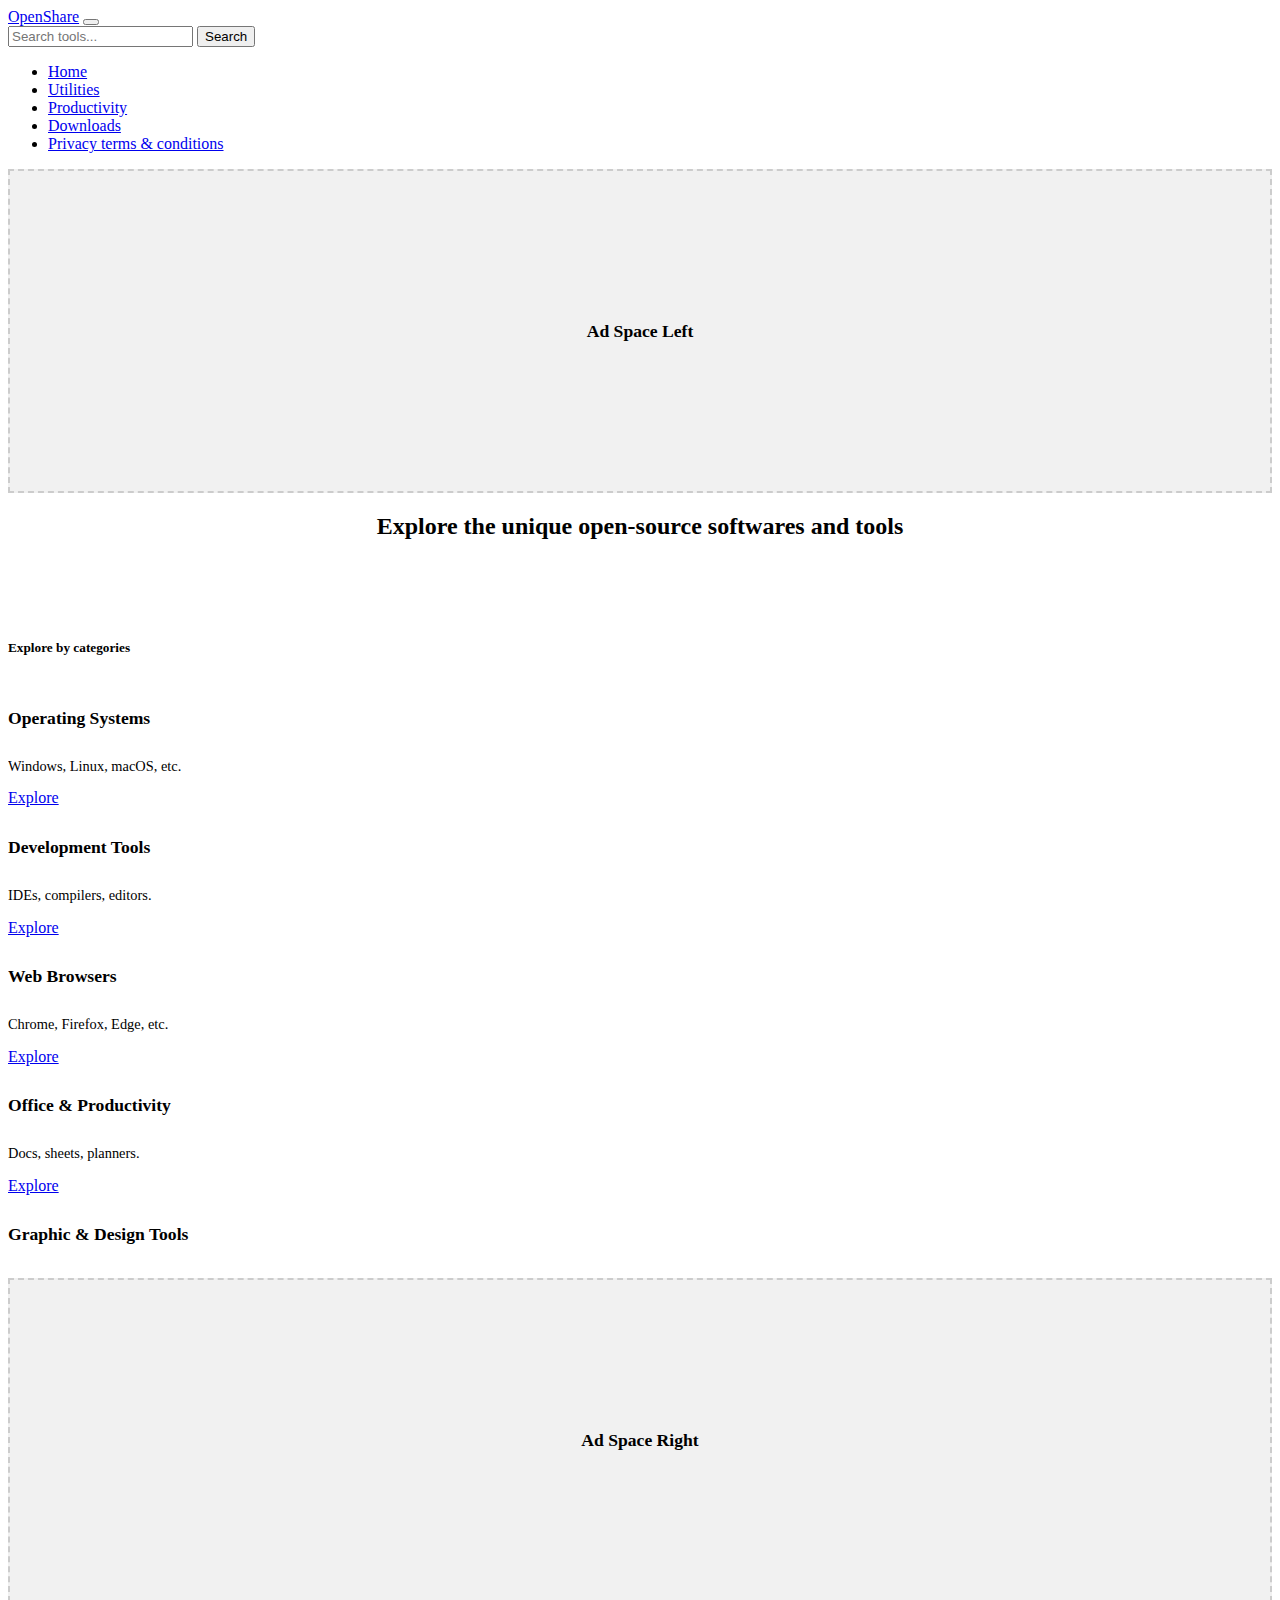
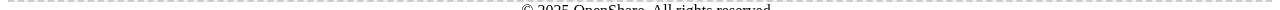
<file: index.html>
<!doctype html>
<html lang="en">
    <head>
        <title>Home - OpenShare</title>
        <!-- Required meta tags -->
        <meta charset="utf-8" />
        <meta
            name="viewport"
            content="width=device-width, initial-scale=1, shrink-to-fit=no"
        />

        <!-- Bootstrap CSS v5.2.1 -->
        <link
            href="https://cdn.jsdelivr.net/npm/bootstrap@5.3.2/dist/css/bootstrap.min.css"
            rel="stylesheet"
            integrity="sha384-T3c6CoIi6uLrA9TneNEoa7RxnatzjcDSCmG1MXxSR1GAsXEV/Dwwykc2MPK8M2HN"
            crossorigin="anonymous"
        />
        
        <link rel="stylesheet" href="css/style.css">
    </head>

    <body>

      <!-- Navbar -->
      <nav class="navbar navbar-expand-lg navbar-dark bg-primary">
        <div class="container-fluid">
          <a class="navbar-brand" href="#">OpenShare</a>
          <button class="navbar-toggler" type="button" data-bs-toggle="collapse" data-bs-target="#navbarNav">
            <span class="navbar-toggler-icon"></span>
          </button>
          <div class="collapse navbar-collapse" id="navbarNav">
            <form class="d-flex mt-8 mt-lg-50" justify-content="center" role="search">
                <input class="form-control me-2" type="search" placeholder="Search tools..." aria-label="Search">
                <button class="btn btn-outline-light" type="submit">Search</button>
            </form>
            <ul class="navbar-nav ms-auto">
                <li class="nav-item"><a class="nav-link active" href="index.html">Home</a></li>
                <li class="nav-item"><a class="nav-link" href="utility.html">Utilities</a></li>
                <li class="nav-item"><a class="nav-link" href="productivity.html">Productivity</a></li>
                <li class="nav-item"><a class="nav-link" href="downloads.html">Downloads</a></li>
                <li class="nav-item"><a class="nav-link" href="legal.html">Privacy terms & conditions</a></li>
            </ul>
          </div>
        </div>
      </nav>
      
      <!-- Main Content with Ads and Scrollable Panel -->
      <div class="container-fluid my-4">
        <div class="row">
      
          <!-- Left Ad -->
          <div class="col-md-2 d-none d-md-block">
            <div class="ad-box">Ad Space Left</div>
          </div>
      
          <!-- Center Content Panel -->
          <div class="col-md-8">
            <h2 class="section-title">Explore the unique open-source softwares and tools</h2>
            <h5 class="card-title">Explore by categories</h5>
      
            <div class="category-panel">
              <div class="row row-cols-1 row-cols-md-2 g-4">
      
                <!-- Category Cards (same as before) -->
                <div class="col">
                  <div class="card text-center shadow h-100">
                    <div class="card-body">
                      <h5 class="card-title">Operating Systems</h5>
                      <p class="card-text">Windows, Linux, macOS, etc.</p>
                      <a href="categories/operating-system.html
                      " class="btn btn-primary">Explore</a>
                    </div>
                  </div>
                </div>
      
                <div class="col">
                  <div class="card text-center shadow h-100">
                    <div class="card-body">
                      <h5 class="card-title">Development Tools</h5>
                      <p class="card-text">IDEs, compilers, editors.</p>
                      <a href="#" class="btn btn-primary">Explore</a>
                    </div>
                  </div>
                </div>
      
                <div class="col">
                  <div class="card text-center shadow h-100">
                    <div class="card-body">
                      <h5 class="card-title">Web Browsers</h5>
                      <p class="card-text">Chrome, Firefox, Edge, etc.</p>
                      <a href="#" class="btn btn-primary">Explore</a>
                    </div>
                  </div>
                </div>
      
                <div class="col">
                  <div class="card text-center shadow h-100">
                    <div class="card-body">
                      <h5 class="card-title">Office & Productivity</h5>
                      <p class="card-text">Docs, sheets, planners.</p>
                      <a href="#" class="btn btn-primary">Explore</a>
                    </div>
                  </div>
                </div>
      
                <div class="col">
                  <div class="card text-center shadow h-100">
                    <div class="card-body">
                      <h5 class="card-title">Graphic & Design Tools</h5>
                      <p class="card-text">Image editors, vector tools.</p>
                      <a href="#" class="btn btn-primary">Explore</a>
                    </div>
                  </div>
                </div>

                <div class="col">
                  <div class="card text-center shadow h-100">
                    <div class="card-body">
                      <h5 class="card-title">Games and Movies</h5>
                      <p class="card-text">Steam, Bluestack, Netflix, etc.</p>
                      <a href="#" class="btn btn-primary">Explore</a>
                    </div>
                  </div>
                </div>

                <div class="col">
                  <div class="card text-center shadow h-100">
                    <div class="card-body">
                      <h5 class="card-title">Media & Audio/Video Tools</h5>
                      <p class="card-text">Players, editors, recorders.</p>
                      <a href="#" class="btn btn-primary">Explore</a>
                    </div>
                  </div>
                </div>
      
                <div class="col">
                  <div class="card text-center shadow h-100">
                    <div class="card-body">
                      <h5 class="card-title">Security & Privacy Tools</h5>
                      <p class="card-text">Antivirus, VPN, encryption.</p>
                      <a href="#" class="btn btn-primary">Explore</a>
                    </div>
                  </div>
                </div>
      
                <div class="col">
                  <div class="card text-center shadow h-100">
                    <div class="card-body">
                      <h5 class="card-title">System Utilities</h5>
                      <p class="card-text">Cleaners, performance tools.</p>
                      <a href="#" class="btn btn-primary">Explore</a>
                    </div>
                  </div>
                </div>
      
                <div class="col">
                  <div class="card text-center shadow h-100">
                    <div class="card-body">
                      <h5 class="card-title">File Management & Archiving</h5>
                      <p class="card-text">ZIP, file organizers, explorers.</p>
                      <a href="#" class="btn btn-primary">Explore</a>
                    </div>
                  </div>
                </div>
      
                <div class="col">
                  <div class="card text-center shadow h-100">
                    <div class="card-body">
                      <h5 class="card-title">Package Managers & Installers</h5>
                      <p class="card-text">NPM, APT, Chocolatey.</p>
                      <a href="#" class="btn btn-primary">Explore</a>
                    </div>
                  </div>
                </div>
      
                <div class="col">
                  <div class="card text-center shadow h-100">
                    <div class="card-body">
                      <h5 class="card-title">File Sharing & Backup</h5>
                      <p class="card-text">Cloud drives, sync tools.</p>
                      <a href="#" class="btn btn-primary">Explore</a>
                    </div>
                  </div>
                </div>
      
                <div class="col">
                  <div class="card text-center shadow h-100">
                    <div class="card-body">
                      <h5 class="card-title">Communication Tools</h5>
                      <p class="card-text">Chats, emails, meetings.</p>
                      <a href="#" class="btn btn-primary">Explore</a>
                    </div>
                  </div>
                </div>
      
                <div class="col">
                  <div class="card text-center shadow h-100">
                    <div class="card-body">
                      <h5 class="card-title">AI & Machine Learning Tools</h5>
                      <p class="card-text">TensorFlow, GPT tools.</p>
                      <a href="#" class="btn btn-primary">Explore</a>
                    </div>
                  </div>
                </div>
      
                <div class="col">
                  <div class="card text-center shadow h-100">
                    <div class="card-body">
                      <h5 class="card-title">Educational & Research Tools</h5>
                      <p class="card-text">Note-taking, citations, LMS.</p>
                      <a href="#" class="btn btn-primary">Explore</a>
                    </div>
                  </div>
                </div>

                <div class="col">
                  <div class="card text-center shadow h-100">
                    <div class="card-body">
                      <h5 class="card-title">Show More</h5>
                      <p class="card-text">Exclusive softwares and tools</p>
                      <a href="#" class="btn btn-primary">&nbsp;&nbsp;&nbsp;⟶&nbsp;&nbsp;&nbsp;</a>
                    </div>
                  </div>
                </div>
      
              </div>
            </div>
          </div>
      
          <!-- Right Ad -->
          <div class="col-md-2 d-none d-md-block">
            <div class="ad-box">Ad Space Right</div>
          </div>
      
        </div>
      </div>
      
      <!-- Footer -->
      <footer class="bg-dark text-white text-center py-3">
        <span>© 2025 OpenShare. All rights reserved.</span>
        <br>
        <span>Author : Prashant Tharu</span>
      </footer>
      
      <script src="https://cdn.jsdelivr.net/npm/bootstrap@5.3.0/dist/js/bootstrap.bundle.min.js"></script>
      </body>
</html>
</file>
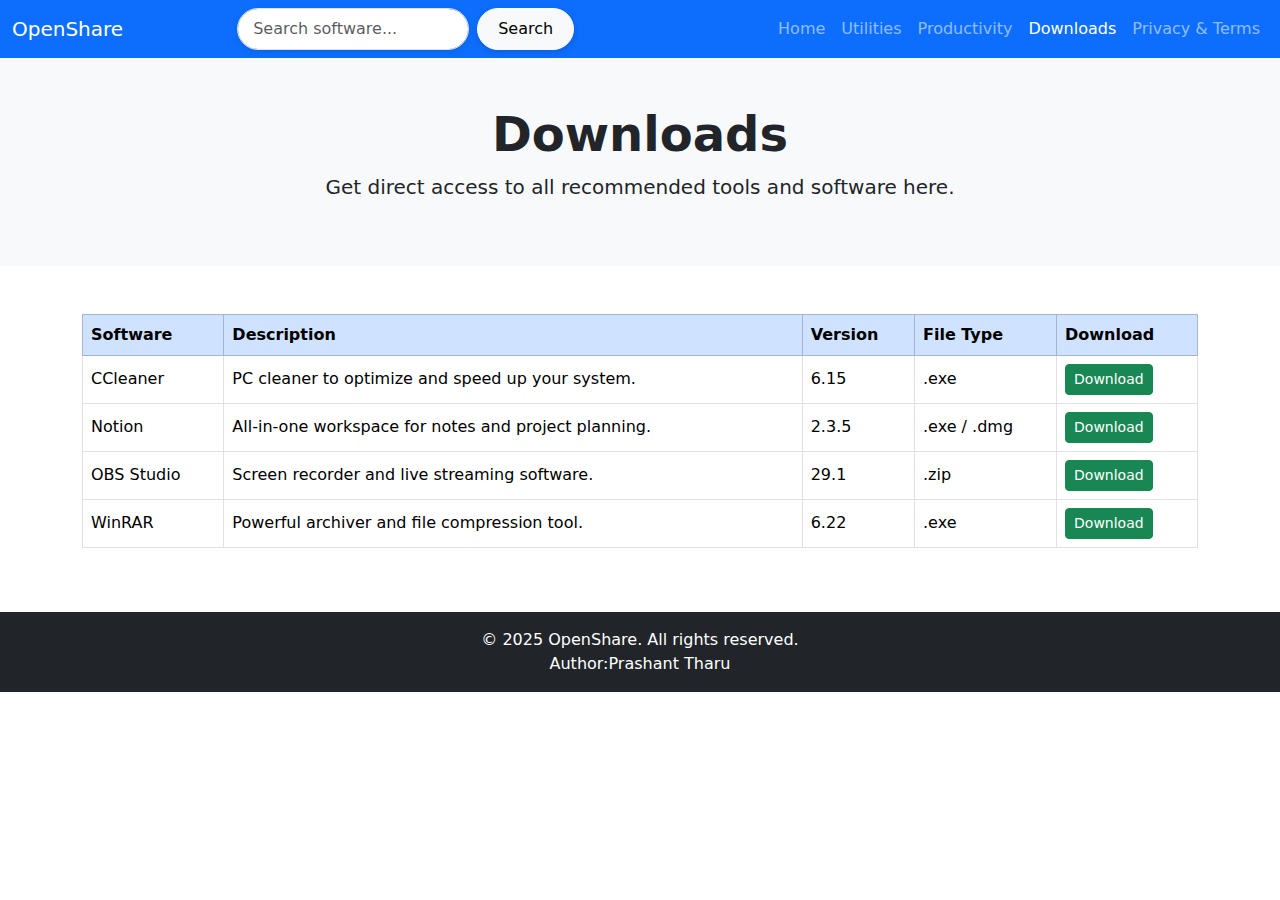
<file: downloads.html>
<!DOCTYPE html>
<html lang="en">
<head>
  <meta charset="UTF-8" />
  <meta name="viewport" content="width=device-width, initial-scale=1.0" />
  <title>Downloads - OpenShare</title>
  <link href="https://cdn.jsdelivr.net/npm/bootstrap@5.3.0/dist/css/bootstrap.min.css" rel="stylesheet">
  <style>
  .search-box input {
  border-radius: 25px;
  padding: 8px 15px;
  transition: all 0.3s ease;
  box-shadow: 0 2px 6px rgba(0,0,0,0.1);
}

.search-box input:focus {
  outline: none;
  box-shadow: 0 4px 10px rgba(0,0,0,0.2);
}

.search-box button {
  border-radius: 25px;
  padding: 8px 20px;
  box-shadow: 0 2px 6px rgba(0,0,0,0.15);
}
  </style>
</head>
<body>

  <!-- Navbar -->
  <nav class="navbar navbar-expand-lg navbar-dark bg-primary">
    <div class="container-fluid">
      <a class="navbar-brand" href="#">OpenShare</a>
      <button class="navbar-toggler" type="button" data-bs-toggle="collapse" data-bs-target="#navbarNav">
        <span class="navbar-toggler-icon"></span>
      </button>
      <div class="collapse navbar-collapse" id="navbarNav">
        <form class="d-flex search-box mx-auto my-2 my-lg-0" role="search">
          <input class="form-control me-2" id="searchInput" type="search" placeholder="Search software..." aria-label="Search">
          <button class="btn btn-light" type="button">Search</button>
        </form>
        <ul class="navbar-nav ms-auto">
            <li class="nav-item"><a class="nav-link" href="index.html">Home</a></li>
            <li class="nav-item"><a class="nav-link" href="utility.html">Utilities</a></li>
            <li class="nav-item"><a class="nav-link" href="productivity.html">Productivity</a></li>
            <li class="nav-item"><a class="nav-link active" href="downloads.html">Downloads</a></li>
            <li class="nav-item"><a class="nav-link" href="legal.html">Privacy & Terms</a></li>
        </ul>
      </div>
    </div>
  </nav>

  <!-- Header Section -->
  <header class="bg-light text-center py-5">
    <div class="container">
      <h1 class="display-5 fw-bold">Downloads</h1>
      <p class="lead">Get direct access to all recommended tools and software here.</p>
    </div>
  </header>

  <!-- Downloads Table -->
  <section class="container my-5">
    <div class="table-responsive">
      <table class="table table-bordered table-hover align-middle">
        <thead class="table-primary">
          <tr>
            <th>Software</th>
            <th>Description</th>
            <th>Version</th>
            <th>File Type</th>
            <th>Download</th>
          </tr>
        </thead>
        <tbody>
          <tr>
            <td class="card-title">CCleaner</td>
            <td class="car-text">PC cleaner to optimize and speed up your system.</td>
            <td>6.15</td>
            <td>.exe</td>
            <td><a href="#" class="btn btn-sm btn-success">Download</a></td>
          </tr>
          <tr>
            <td class="card-title">Notion</td>
            <td class="car-text">All-in-one workspace for notes and project planning.</td>
            <td>2.3.5</td>
            <td>.exe / .dmg</td>
            <td><a href="#" class="btn btn-sm btn-success">Download</a></td>
          </tr>
          <tr>
            <td class="card-title">OBS Studio</td>
            <td class="car-text">Screen recorder and live streaming software.</td>
            <td>29.1</td>
            <td>.zip</td>
            <td><a href="#" class="btn btn-sm btn-success">Download</a></td>
          </tr>
          <tr>
            <td class="card-title">WinRAR</td>
            <td class="car-text">Powerful archiver and file compression tool.</td>
            <td>6.22</td>
            <td>.exe</td>
            <td><a href="#" class="btn btn-sm btn-success">Download</a></td>
          </tr>
        </tbody>
      </table>
    </div>
  </section>

  <!-- Footer -->
  <footer class="bg-dark text-white text-center py-3">
    <span>© 2025 OpenShare. All rights reserved.</span>
    <br>
    <span>Author:Prashant Tharu</span>
  </footer>

  <script src="https://cdn.jsdelivr.net/npm/bootstrap@5.3.0/dist/js/bootstrap.bundle.min.js"></script>
  <script>
    document.addEventListener("DOMContentLoaded", function () {
      const searchInput = document.getElementById("searchInput");

      searchInput.addEventListener("keyup", function () {
        const keyword = this.value.toLowerCase();
        const cards = document.querySelectorAll(".card");

        cards.forEach(card => {
          const title = card.querySelector(".card-title").textContent.toLowerCase();
          const desc = card.querySelector(".card-text").textContent.toLowerCase();
          const match = title.includes(keyword) || desc.includes(keyword);
          card.parentElement.style.display = match ? "block" : "none";
        });
      });
    });
  </script>
</body>
</html>
</file>
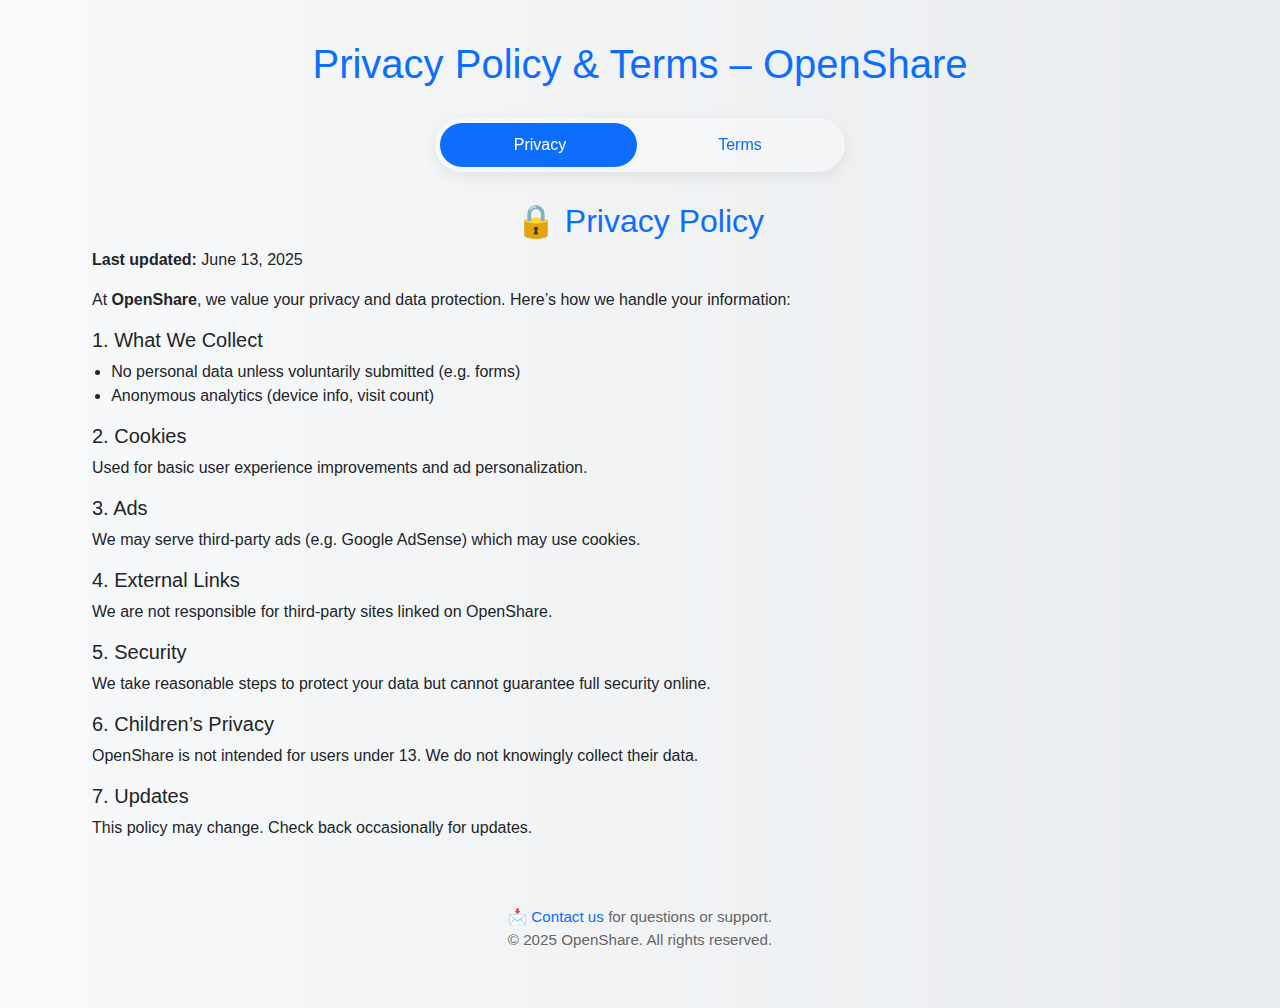
<file: legal.html>
<!DOCTYPE html>
<html lang="en">
<head>
  <meta charset="UTF-8" />
  <meta name="viewport" content="width=device-width, initial-scale=1.0"/>
  <title>Privacy & Terms – OpenShare</title>
  <link href="https://cdn.jsdelivr.net/npm/bootstrap@5.3.0/dist/css/bootstrap.min.css" rel="stylesheet">

  <style>
    body {
      font-family: 'Segoe UI', sans-serif;
      background: linear-gradient(to right, #f8f9fa, #e9ecef);
      padding: 40px 20px;
      overflow-x: hidden;
    }

    h1, h2 {
      text-align: center;
      color: #0d6efd;
    }

    /* Switch Bar Styling */
    .switch-bar {
      position: relative;
      backdrop-filter: blur(12px);
      background: rgba(255, 255, 255, 0.3);
      border-radius: 50px;
      padding: 5px;
      display: flex;
      justify-content: space-between;
      max-width: 410px;
      margin: 30px auto;
      box-shadow: 0 4px 15px rgba(0, 0, 0, 0.08);
    }

    .switch-bar button {
      flex: 1;
      border: none;
      background: transparent;
      padding: 10px 0;
      border-radius: 50px;
      color: #0d6efd;
      font-weight: 500;
      font-size: 16px;
      position: relative;
      z-index: 2;
      transition: color 0.3s ease;
    }

    .switch-bar button.active {
      color: white;
    }

    .slider-indicator {
      position: absolute;
      top: 5px;
      left: 5px;
      width: 48%;
      height: calc(100% - 10px);
      background: #0d6efd;
      border-radius: 50px;
      transition: all 0.4s ease;
      z-index: 1;
    }

    /* Sliding Content */
    .outer-slider {
      overflow: hidden;
      max-width: 100%;
    }

    .slider-container {
      width: 200%;
      display: flex;
      transition: transform 0.6s ease;
    }

    .slide {
      width: 100%;
      padding: 0 10px;
    }

    ul {
      padding-left: 1.2rem;
    }

    footer {
      text-align: center;
      margin-top: 50px;
      font-size: 0.95rem;
      color: #666;
    }

    a {
      color: #0d6efd;
      text-decoration: none;
    }

    a:hover {
      text-decoration: underline;
    }
  </style>
</head>
<body>

  <div class="container">
    <h1>Privacy Policy & Terms – OpenShare</h1>

    <!-- Transparent Tab Switcher -->
    <div class="switch-bar">
      <div class="slider-indicator" id="sliderIndicator"></div>
      <button class="active" id="btnPrivacy">Privacy</button>
      <button id="btnTerms">Terms</button>
    </div>

    <!-- Sliding Panels -->
    <div class="outer-slider">
      <div class="slider-container" id="sliderContent">

        <!-- Privacy Content -->
        <div class="slide">
          <h2>🔒 Privacy Policy</h2>
          <p><strong>Last updated:</strong> June 13, 2025</p>
          <p>At <strong>OpenShare</strong>, we value your privacy and data protection. Here’s how we handle your information:</p>

          <h5>1. What We Collect</h5>
          <ul>
            <li>No personal data unless voluntarily submitted (e.g. forms)</li>
            <li>Anonymous analytics (device info, visit count)</li>
          </ul>

          <h5>2. Cookies</h5>
          <p>Used for basic user experience improvements and ad personalization.</p>

          <h5>3. Ads</h5>
          <p>We may serve third-party ads (e.g. Google AdSense) which may use cookies.</p>

          <h5>4. External Links</h5>
          <p>We are not responsible for third-party sites linked on OpenShare.</p>

          <h5>5. Security</h5>
          <p>We take reasonable steps to protect your data but cannot guarantee full security online.</p>

          <h5>6. Children’s Privacy</h5>
          <p>OpenShare is not intended for users under 13. We do not knowingly collect their data.</p>

          <h5>7. Updates</h5>
          <p>This policy may change. Check back occasionally for updates.</p>
        </div>

        <!-- Terms Content -->
        <div class="slide">
          <h2>📜 Terms & Conditions</h2>
          <p>By accessing or using OpenShare, you agree to the following terms:</p>

          <h5>1. Content Use</h5>
          <p>We do not host software directly. All names/logos belong to their original owners. We only provide safe links and info.</p>

          <h5>2. Acceptable Use</h5>
          <p>Do not misuse the site or its content. Respect other users' experience.</p>

          <h5>3. Accuracy & Availability</h5>
          <p>We do our best to keep content accurate, but we are not liable for broken links or outdated info.</p>

          <h5>4. Limitation of Liability</h5>
          <p>We are not responsible for any damages caused by using third-party software listed here.</p>

          <h5>5. Termination</h5>
          <p>We reserve the right to restrict access for violation of these terms.</p>

          <h5>6. Governing Law</h5>
          <p>These terms are governed by the laws of Nepal. Disputes shall be handled in Nepalese courts.</p>
        </div>

      </div>
    </div>

    <footer>
      <p><a href="contact.html">📩 Contact us</a> for questions or support.<br>© 2025 OpenShare. All rights reserved.</p>
    </footer>
  </div>

  <!-- Smooth Sliding JavaScript -->
  <script>
    const btnPrivacy = document.getElementById("btnPrivacy");
    const btnTerms = document.getElementById("btnTerms");
    const slider = document.getElementById("sliderContent");
    const indicator = document.getElementById("sliderIndicator");

    btnPrivacy.addEventListener("click", () => {
      slider.style.transform = "translateX(0)";
      indicator.style.left = "5px";
      btnPrivacy.classList.add("active");
      btnTerms.classList.remove("active");
    });

    btnTerms.addEventListener("click", () => {
      slider.style.transform = "translateX(-50%)";
      indicator.style.left = "calc(50% + 5px)";
      btnTerms.classList.add("active");
      btnPrivacy.classList.remove("active");
    });
  </script>

</body>
</html>
</file>
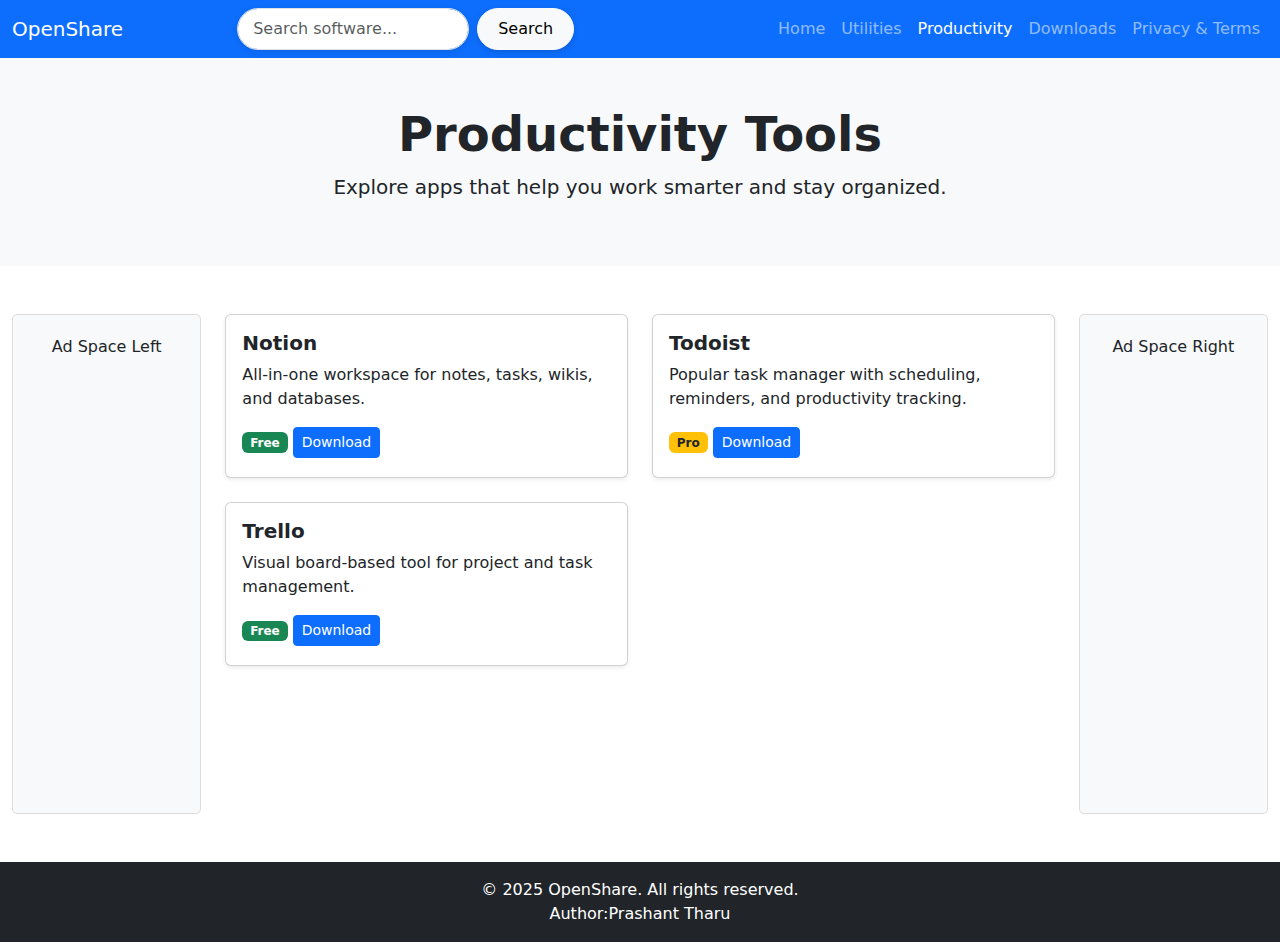
<file: productivity.html>
<!DOCTYPE html>
<html lang="en">
<head>
  <meta charset="UTF-8" />
  <meta name="viewport" content="width=device-width, initial-scale=1.0" />
  <title>Productivity Tools - OpenShare</title>
  <link href="https://cdn.jsdelivr.net/npm/bootstrap@5.3.0/dist/css/bootstrap.min.css" rel="stylesheet">
  <style>
    .search-box input {
  border-radius: 25px;
  padding: 8px 15px;
  transition: all 0.3s ease;
  box-shadow: 0 2px 6px rgba(0,0,0,0.1);
}

.search-box input:focus {
  outline: none;
  box-shadow: 0 4px 10px rgba(0,0,0,0.2);
}

.search-box button {
  border-radius: 25px;
  padding: 8px 20px;
  box-shadow: 0 2px 6px rgba(0,0,0,0.15);
}
.ad-box {
  background-color: #f8f9fa;
  border: 1px solid #ddd;
  border-radius: 5px;
  padding: 20px;
  height: 100%;
  min-height: 500px;
  text-align: center;
  font-weight: 500;
}
.card h5 {
  font-weight: 600;
}
@media (max-width: 768px) {
  .ad-box {
    display: none;
  }
}
  </style>

</head>
<body>

    <!-- Navbar -->
      <nav class="navbar navbar-expand-lg navbar-dark bg-primary">
        <div class="container-fluid">
          <a class="navbar-brand" href="#">OpenShare</a>
          <button class="navbar-toggler" type="button" data-bs-toggle="collapse" data-bs-target="#navbarNav">
            <span class="navbar-toggler-icon"></span>
          </button>
          <div class="collapse navbar-collapse" id="navbarNav">
            <form class="d-flex search-box mx-auto my-2 my-lg-0" role="search">
          <input class="form-control me-2" id="searchInput" type="search" placeholder="Search software..." aria-label="Search">
          <button class="btn btn-light" type="button">Search</button>
        </form>
            <ul class="navbar-nav ms-auto">
                <li class="nav-item"><a class="nav-link" href="index.html">Home</a></li>
                <li class="nav-item"><a class="nav-link" href="utility.html">Utilities</a></li>
                <li class="nav-item"><a class="nav-link active" href="productivity.html">Productivity</a></li>
                <li class="nav-item"><a class="nav-link" href="downloads.html">Downloads</a></li>
                <li class="nav-item"><a class="nav-link" href="legal.html">Privacy & Terms</a></li>
            </ul>
          </div>
        </div>
      </nav>

  <!-- Header Section -->
  <header class="bg-light text-center py-5">
    <div class="container">
      <h1 class="display-5 fw-bold">Productivity Tools</h1>
      <p class="lead">Explore apps that help you work smarter and stay organized.</p>
    </div>
  </header>

  

  <!-- Tool Listings -->
  <section class="container-fluid my-5">
    <div class="row">

         <!-- Left Ad -->
      <div class="col-md-2 d-none d-md-block">
        <div class="ad-box">Ad Space Left</div>
      </div>

      <!-- Tool Cards -->
      <div class="col-md-8">
        <div class="row g-4">
        

      <!-- Tool Card 1 -->
      <div class="col-md-6">
        <div class="card h-100 shadow-sm">
          <div class="card-body">
            <h5 class="card-title">Notion</h5>
            <p class="card-text">All-in-one workspace for notes, tasks, wikis, and databases.</p>
            <span class="badge bg-success mb-2">Free</span>
            <a href="#" class="btn btn-primary btn-sm">Download</a>
          </div>
        </div>
      </div>

      <!-- Tool Card 2 -->
      <div class="col-md-6">
        <div class="card h-100 shadow-sm">
          <div class="card-body">
            <h5 class="card-title">Todoist</h5>
            <p class="card-text">Popular task manager with scheduling, reminders, and productivity tracking.</p>
            <span class="badge bg-warning text-dark mb-2">Pro</span>
            <a href="#" class="btn btn-primary btn-sm">Download</a>
          </div>
        </div>
      </div>

      <!-- Tool Card 3 -->
      <div class="col-md-6">
        <div class="card h-100 shadow-sm">
          <div class="card-body">
            <h5 class="card-title">Trello</h5>
            <p class="card-text">Visual board-based tool for project and task management.</p>
            <span class="badge bg-success mb-2">Free</span>
            <a href="#" class="btn btn-primary btn-sm">Download</a>
          </div>
        </div>
      </div>

      <!-- Add more tools below -->
       
        </div>
      </div>
     
      <!-- Right Ad -->
      <div class="col-md-2 d-none d-md-block">
        <div class="ad-box">Ad Space Right</div>
      </div>


    </div>
  </section>
  
       
  <!-- Footer -->
  <footer class="bg-dark text-white text-center py-3">
    <span>© 2025 OpenShare. All rights reserved.</span>
    <br>
    <span>Author:Prashant Tharu</span>
  </footer>

  <script src="https://cdn.jsdelivr.net/npm/bootstrap@5.3.0/dist/js/bootstrap.bundle.min.js"></script>
  <script>
    document.addEventListener("DOMContentLoaded", function () {
      const searchInput = document.getElementById("searchInput");

      searchInput.addEventListener("keyup", function () {
        const keyword = this.value.toLowerCase();
        const cards = document.querySelectorAll(".card");

        cards.forEach(card => {
          const title = card.querySelector(".card-title").textContent.toLowerCase();
          const desc = card.querySelector(".card-text").textContent.toLowerCase();
          const match = title.includes(keyword) || desc.includes(keyword);
          card.parentElement.style.display = match ? "block" : "none";
        });
      });
    });
  </script>
</body>
</html>
</file>
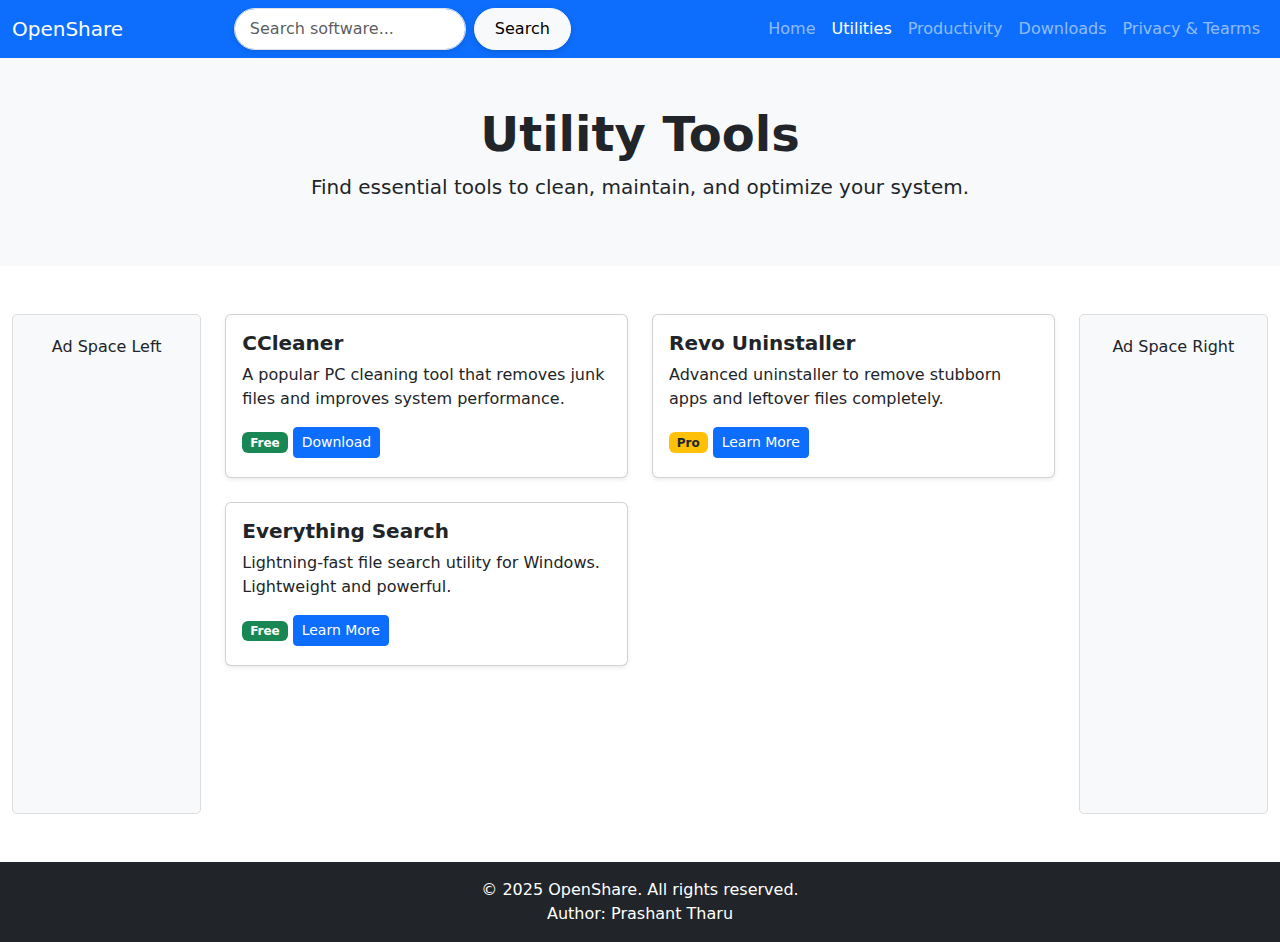
<file: utility.html>
<!DOCTYPE html>
<html lang="en">
<head>
  <meta charset="UTF-8" />
  <meta name="viewport" content="width=device-width, initial-scale=1.0" />
  <title>Utility Tools - OpenShare</title>
  <link href="https://cdn.jsdelivr.net/npm/bootstrap@5.3.0/dist/css/bootstrap.min.css" rel="stylesheet">

  <style>
    .search-box input {
  border-radius: 25px;
  padding: 8px 15px;
  transition: all 0.3s ease;
  box-shadow: 0 2px 6px rgba(0,0,0,0.1);
}

.search-box input:focus {
  outline: none;
  box-shadow: 0 4px 10px rgba(0,0,0,0.2);
}

.search-box button {
  border-radius: 25px;
  padding: 8px 20px;
  box-shadow: 0 2px 6px rgba(0,0,0,0.15);
}
    .ad-box {
      background-color: #f8f9fa;
      border: 1px solid #ddd;
      border-radius: 5px;
      padding: 20px;
      height: 100%;
      min-height: 500px;
      text-align: center;
      font-weight: 500;
    }

    .card h5 {
      font-weight: 600;
    }

    @media (max-width: 768px) {
      .ad-box {
        display: none;
      }
    }
  </style>
</head>
<body>

    <!-- Navbar -->
      <nav class="navbar navbar-expand-lg navbar-dark bg-primary">
        <div class="container-fluid">
          <a class="navbar-brand" href="#">OpenShare</a>
          <button class="navbar-toggler" type="button" data-bs-toggle="collapse" data-bs-target="#navbarNav">
            <span class="navbar-toggler-icon"></span>
          </button>
          <div class="collapse navbar-collapse" id="navbarNav">
            <form class="d-flex search-box mx-auto my-2 my-lg-0" role="search">
          <input class="form-control me-2" id="searchInput" type="search" placeholder="Search software..." aria-label="Search">
          <button class="btn btn-light" type="button">Search</button>
        </form>
            <ul class="navbar-nav ms-auto">
                <li class="nav-item"><a class="nav-link" href="index.html">Home</a></li>
                <li class="nav-item"><a class="nav-link active" href="utility.html">Utilities</a></li>
                <li class="nav-item"><a class="nav-link" href="productivity.html">Productivity</a></li>
                <li class="nav-item"><a class="nav-link" href="downloads.html">Downloads</a></li>
                <li class="nav-item"><a class="nav-link" href="legal.html">Privacy & Tearms</a></li>
            </ul>
          </div>
        </div>
      </nav>

  <!-- Header Section -->
  <header class="bg-light text-center py-5">
    <div class="container">
      <h1 class="display-5 fw-bold">Utility Tools</h1>
      <p class="lead">Find essential tools to clean, maintain, and optimize your system.</p>
    </div>
  </header>

  <!-- Main Content Section with Ads -->
  <section class="container-fluid my-5">
    <div class="row">

      <!-- Left Ad -->
      <div class="col-md-2 d-none d-md-block">
        <div class="ad-box">Ad Space Left</div>
      </div>

      <!-- Tool Cards -->
      <div class="col-md-8">
        <div class="row g-4">
          
          <!-- Tool Card 1 -->
          <div class="col-md-6">
            <div class="card h-100 shadow-sm">
              <div class="card-body">
                <h5 class="card-title">CCleaner</h5>
                <p class="card-text">A popular PC cleaning tool that removes junk files and improves system performance.</p>
                <span class="badge bg-success mb-2">Free</span>
                <a href="categories/utility/ccleaner.html" class="btn btn-primary btn-sm">Download</a>
              </div>
            </div>
          </div>

          <!-- Tool Card 2 -->
          <div class="col-md-6">
            <div class="card h-100 shadow-sm">
              <div class="card-body">
                <h5 class="card-title">Revo Uninstaller</h5>
                <p class="card-text">Advanced uninstaller to remove stubborn apps and leftover files completely.</p>
                <span class="badge bg-warning text-dark mb-2">Pro</span>
                <a href="#" class="btn btn-primary btn-sm">Learn More</a>
              </div>
            </div>
          </div>

          <!-- Tool Card 3 -->
          <div class="col-md-6">
            <div class="card h-100 shadow-sm">
              <div class="card-body">
                <h5 class="card-title">Everything Search</h5>
                <p class="card-text">Lightning-fast file search utility for Windows. Lightweight and powerful.</p>
                <span class="badge bg-success mb-2">Free</span>
                <a href="#" class="btn btn-primary btn-sm">Learn More</a>
              </div>
            </div>
          </div>

          <!-- Add more tools below as needed -->

        </div>
      </div>

      <!-- Right Ad -->
      <div class="col-md-2 d-none d-md-block">
        <div class="ad-box">Ad Space Right</div>
      </div>

    </div>
  </section>

  <!-- Footer -->
  <footer class="bg-dark text-white text-center py-3">
    <span>© 2025 OpenShare. All rights reserved.</span><br>
    <span>Author: Prashant Tharu</span>
  </footer>

  <script src="https://cdn.jsdelivr.net/npm/bootstrap@5.3.0/dist/js/bootstrap.bundle.min.js"></script>
  <script>
    document.addEventListener("DOMContentLoaded", function () {
      const searchInput = document.getElementById("searchInput");

      searchInput.addEventListener("keyup", function () {
        const keyword = this.value.toLowerCase();
        const cards = document.querySelectorAll(".card");

        cards.forEach(card => {
          const title = card.querySelector(".card-title").textContent.toLowerCase();
          const desc = card.querySelector(".card-text").textContent.toLowerCase();
          const match = title.includes(keyword) || desc.includes(keyword);
          card.parentElement.style.display = match ? "block" : "none";
        });
      });
    });
  </script>
</body>
</html>
</file>
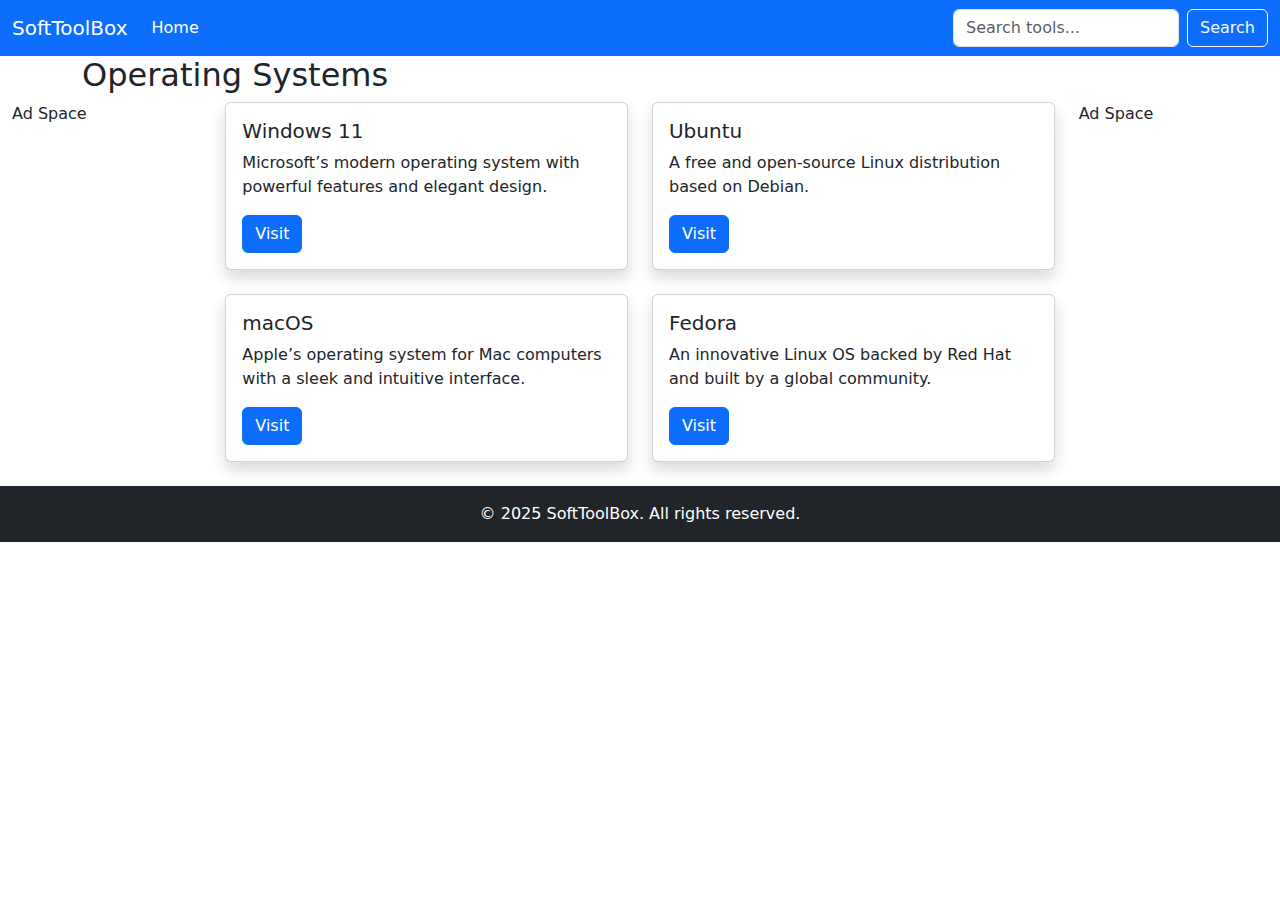
<file: categories/operating-system.html>
<!DOCTYPE html>
<html lang="en">
<head>
  <meta charset="UTF-8">
  <meta name="viewport" content="width=device-width, initial-scale=1">
  <title>Operating Systems - SoftToolBox</title>
  <link href="https://cdn.jsdelivr.net/npm/bootstrap@5.3.0/dist/css/bootstrap.min.css" rel="stylesheet">
  
</head>
<body>

<!-- Navbar -->
<nav class="navbar navbar-expand-lg navbar-dark bg-primary">
  <div class="container-fluid">
    <a class="navbar-brand" href="index.html">SoftToolBox</a>
    <button class="navbar-toggler" type="button" data-bs-toggle="collapse" data-bs-target="#navbarNav">
      <span class="navbar-toggler-icon"></span>
    </button>
    <div class="collapse navbar-collapse" id="navbarNav">
      <ul class="navbar-nav me-auto">
        <li class="nav-item"><a class="nav-link active" href="../index.html">Home</a></li>
      </ul>
      <form class="d-flex">
        <input class="form-control me-2" type="search" placeholder="Search tools...">
        <button class="btn btn-outline-light" type="submit">Search</button>
      </form>
    </div>
  </div>
</nav>

<!-- Page Title -->
<div class="container">
  <h2 class="section-title">Operating Systems</h2>
</div>

<!-- Main Content -->
<div class="container-fluid mb-4">
  <div class="row">

    <!-- Left Ad -->
    <div class="col-md-2 d-none d-md-block">
      <div class="ad-box">Ad Space</div>
    </div>

    <!-- Content -->
    <div class="col-md-8">
      <div class="row row-cols-1 row-cols-md-2 g-4">

        <!-- Example Software Cards -->
        <div class="col">
          <div class="card shadow h-100">
            <div class="card-body">
              <h5 class="card-title">Windows 11</h5>
              <p class="card-text">Microsoft’s modern operating system with powerful features and elegant design.</p>
              <a href="https://www.microsoft.com/en-us/windows/" target="_blank" class="btn btn-primary">Visit</a>
            </div>
          </div>
        </div>

        <div class="col">
          <div class="card shadow h-100">
            <div class="card-body">
              <h5 class="card-title">Ubuntu</h5>
              <p class="card-text">A free and open-source Linux distribution based on Debian.</p>
              <a href="https://ubuntu.com/" target="_blank" class="btn btn-primary">Visit</a>
            </div>
          </div>
        </div>

        <div class="col">
          <div class="card shadow h-100">
            <div class="card-body">
              <h5 class="card-title">macOS</h5>
              <p class="card-text">Apple’s operating system for Mac computers with a sleek and intuitive interface.</p>
              <a href="https://www.apple.com/macos/" target="_blank" class="btn btn-primary">Visit</a>
            </div>
          </div>
        </div>

        <div class="col">
          <div class="card shadow h-100">
            <div class="card-body">
              <h5 class="card-title">Fedora</h5>
              <p class="card-text">An innovative Linux OS backed by Red Hat and built by a global community.</p>
              <a href="https://getfedora.org/" target="_blank" class="btn btn-primary">Visit</a>
            </div>
          </div>
        </div>

      </div>
    </div>

    <!-- Right Ad -->
    <div class="col-md-2 d-none d-md-block">
      <div class="ad-box">Ad Space</div>
    </div>

  </div>
</div>

<!-- Footer -->
<footer class="bg-dark text-white text-center py-3">
  © 2025 SoftToolBox. All rights reserved.
</footer>

<script src="https://cdn.jsdelivr.net/npm/bootstrap@5.3.0/dist/js/bootstrap.bundle.min.js"></script>
</body>
</html>
</file>
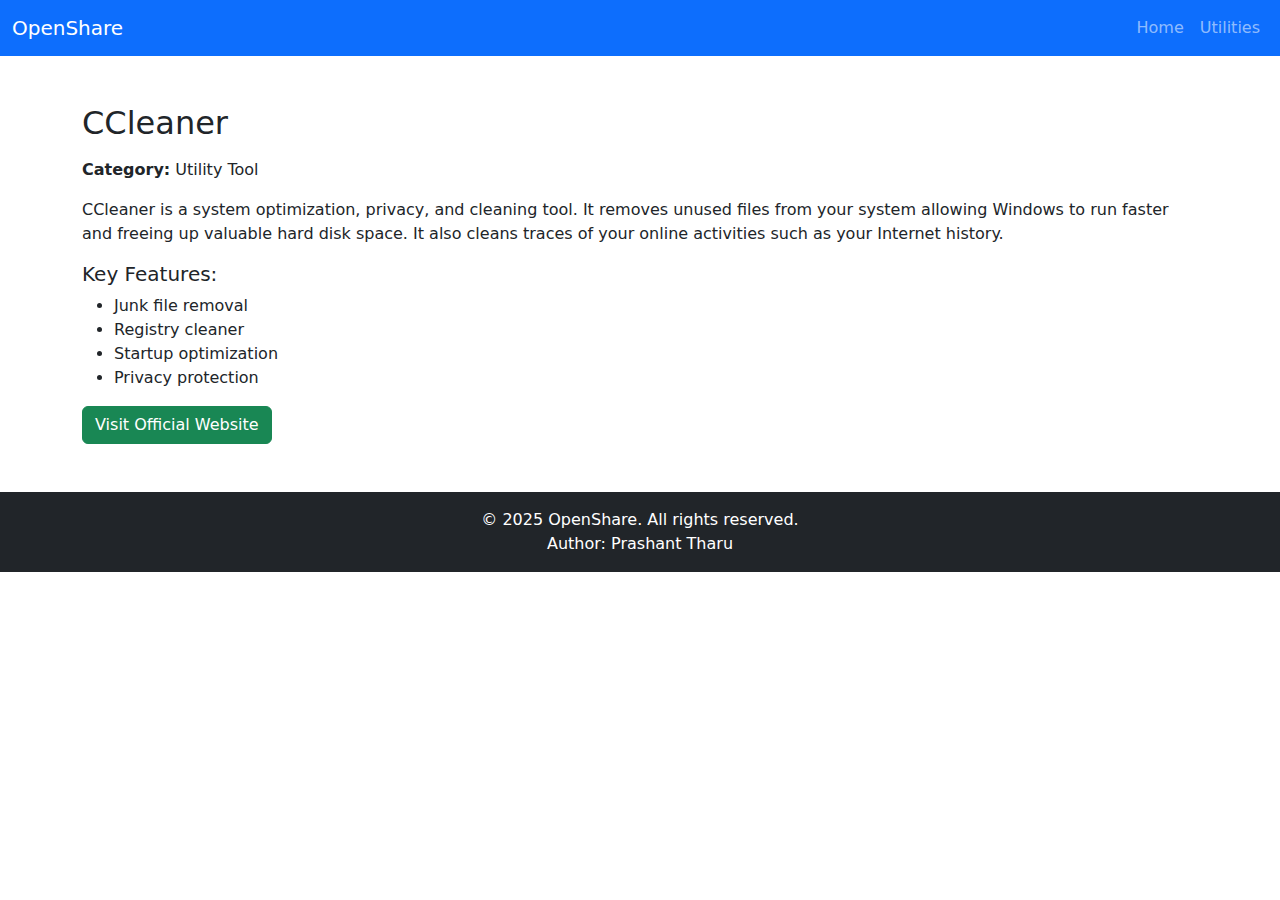
<file: categories/utility/ccleaner.html>
<!DOCTYPE html>
<html lang="en">
<head>
  <meta charset="UTF-8" />
  <meta name="viewport" content="width=device-width, initial-scale=1.0"/>
  <title>CCleaner - OpenShare</title>
  <link href="https://cdn.jsdelivr.net/npm/bootstrap@5.3.0/dist/css/bootstrap.min.css" rel="stylesheet">
</head>
<body>

  <!-- Navbar -->
  <nav class="navbar navbar-expand-lg navbar-dark bg-primary">
    <div class="container-fluid">
      <a class="navbar-brand" href="index.html">OpenShare</a>
      <button class="navbar-toggler" type="button" data-bs-toggle="collapse" data-bs-target="#navbarNav">
        <span class="navbar-toggler-icon"></span>
      </button>
      <div class="collapse navbar-collapse" id="navbarNav">
        <ul class="navbar-nav ms-auto">
          <li class="nav-item"><a class="nav-link" href="../../index.html">Home</a></li>
          <li class="nav-item"><a class="nav-link" href="../../utility.html">Utilities</a></li>
        </ul>
      </div>
    </div>
  </nav>

  <!-- Description Section -->
  <div class="container mt-5">
    <h2 class="mb-3">CCleaner</h2>
    <p><strong>Category:</strong> Utility Tool</p>
    <p>CCleaner is a system optimization, privacy, and cleaning tool. It removes unused files from your system allowing Windows to run faster and freeing up valuable hard disk space. It also cleans traces of your online activities such as your Internet history.</p>

    <h5>Key Features:</h5>
    <ul>
      <li>Junk file removal</li>
      <li>Registry cleaner</li>
      <li>Startup optimization</li>
      <li>Privacy protection</li>
    </ul>

    <a href="https://www.ccleaner.com/" class="btn btn-success" target="_blank">Visit Official Website</a>
  </div>

  <!-- Footer -->
  <footer class="bg-dark text-white text-center py-3 mt-5">
    <span>© 2025 OpenShare. All rights reserved.</span><br>
    <span>Author: Prashant Tharu</span>
  </footer>

  <script src="https://cdn.jsdelivr.net/npm/bootstrap@5.3.0/dist/js/bootstrap.bundle.min.js"></script>
</body>
</html>
</file>
<file: css/style.css>
.search-box input {
  border-radius: 25px;
  padding: 8px 15px;
  transition: all 0.3s ease;
  box-shadow: 0 2px 6px rgba(0,0,0,0.1);
}

.search-box input:focus {
  outline: none;
  box-shadow: 0 4px 10px rgba(0,0,0,0.2);
}

.search-box button {
  border-radius: 25px;
  padding: 8px 20px;
  box-shadow: 0 2px 6px rgba(0,0,0,0.15);
}
.ad-box {
    background-color: #f1f1f1;
    border: 2px dashed #ccc;
    height: 100%;
    min-height: 300px;
    display: flex;
    align-items: center;
    justify-content: center;
    font-weight: bold;
    font-size: 1.1rem;
    padding: 10px;
    text-align: center;
  }

  .category-panel {
    max-height: 600px;
    overflow-y: auto;
    padding-right: 10px;
  }

  .card h5 {
    font-size: 1.1rem;
  }

  .card p {
    font-size: 0.9rem;
  }

  .section-title {
    text-align: center;
    margin-top: 20px;
    margin-bottom: 100px;
  }

  /* Optional: style the scrollbar (WebKit only) */
  .category-panel::-webkit-scrollbar {
    width: 8px;
  }

  .category-panel::-webkit-scrollbar-thumb {
    background-color: #ccc;
    border-radius: 10px;
  }
  footer{
    position: fixed;
    display: block;
    width: 100%;
  
    text-align: center;
  }
</file>
